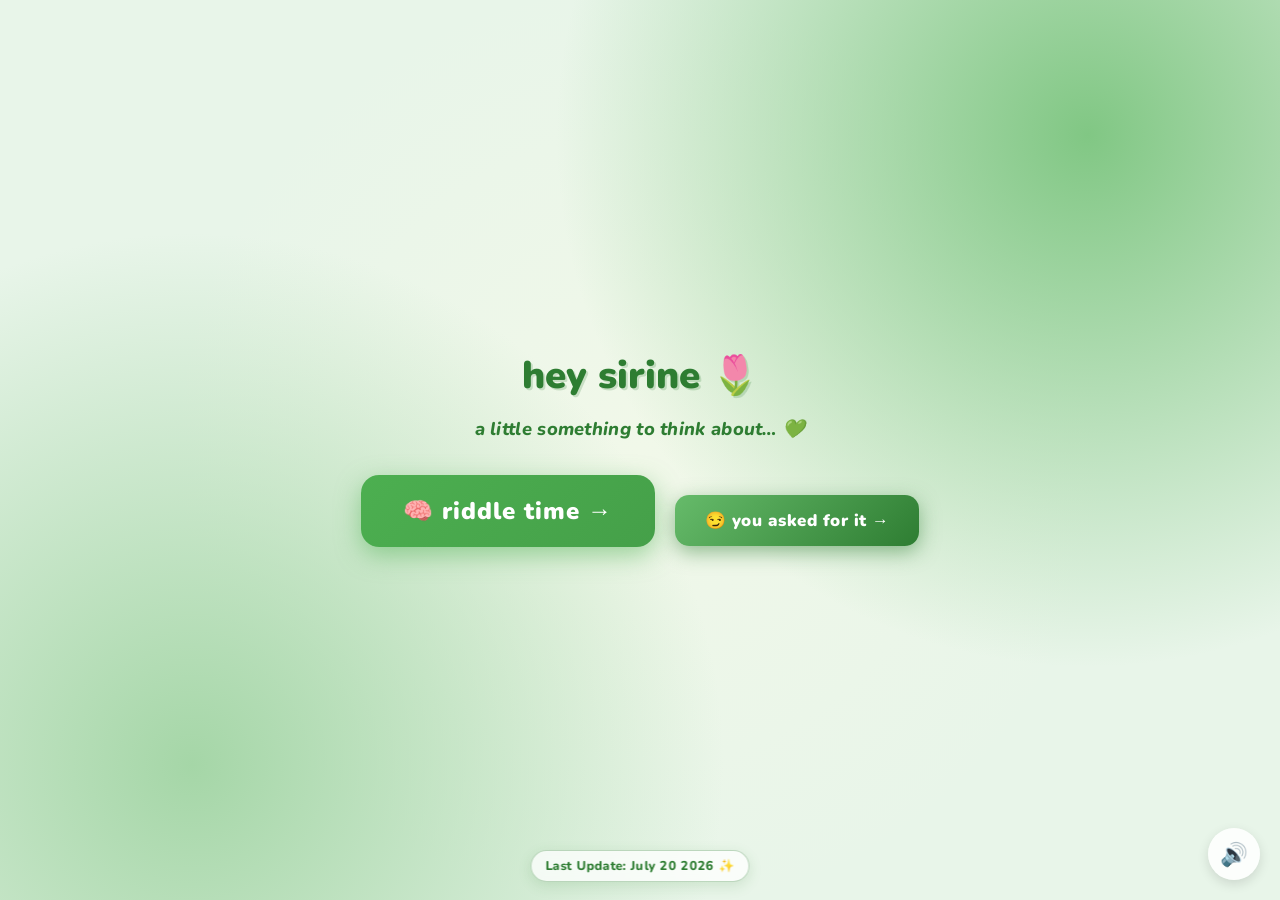
<file: index.html>
<!DOCTYPE html>
<html lang="en">
<head>
    <meta charset="UTF-8">
    <meta name="viewport" content="width=device-width, initial-scale=1.0">
    <title>Riddle time 🧠🌷</title>
    <link rel="preconnect" href="https://fonts.googleapis.com">
    <link href="https://fonts.googleapis.com/css2?family=Nunito:wght@400;700;800;900&display=swap" rel="stylesheet">
    <link rel="stylesheet" href="style.css?v=8">
</head>
<body>
    <div class="hearts-bg"></div>

    <div class="container">
        <h1>hey sirine 🌷</h1>
        <p class="delivered-sub">a little something to think about… 💚</p>

        <div class="buttons">
            <a href="riddle.html" id="open-bday-btn">🧠 riddle time →</a>
            <a href="comeback.html" class="games-link riddle-link">😏 you asked for it →</a>
        </div>

        <p class="last-update">Last Update: July 20 2026 ✨</p>
    </div>

    <audio id="bg-music" loop autoplay muted>
        <source src="music/beabadoobee - Glue Song (Lyrics).mp3" type="audio/mpeg">
    </audio>

    <button id="music-toggle" onclick="toggleMusic()" title="Toggle music">🔊</button>

    <script>
        let musicPlaying = true
        const music = document.getElementById('bg-music')
        music.muted = true
        music.volume = 0.3
        music.play().then(() => { music.muted = false }).catch(() => {
            document.addEventListener('click', () => {
                music.muted = false
                music.play().catch(() => {})
            }, { once: true })
        })
        function toggleMusic() {
            if (musicPlaying) {
                music.pause(); musicPlaying = false
                document.getElementById('music-toggle').textContent = '🔇'
            } else {
                music.muted = false; music.play(); musicPlaying = true
                document.getElementById('music-toggle').textContent = '🔊'
            }
        }
    </script>
</body>
</html>
</file>
<file: style.css>
* {
    margin: 0;
    padding: 0;
    box-sizing: border-box;
}

body {
    background-color: #E8F5E9;
    font-family: 'Nunito', sans-serif;
    min-height: 100vh;
    min-height: 100dvh;
    display: flex;
    justify-content: center;
    align-items: center;
    overflow-x: hidden;
    overflow-y: hidden;
    -webkit-tap-highlight-color: transparent;
    background-image:
        radial-gradient(circle at 15% 85%, #a5d6a7 0%, transparent 40%),
        radial-gradient(circle at 85% 15%, #81c784 0%, transparent 40%),
        radial-gradient(circle at 50% 50%, #f1f8e9 0%, transparent 60%);
}

/* Floating flowers/leaves background */
.hearts-bg {
    position: fixed;
    top: 0; left: 0; right: 0; bottom: 0;
    pointer-events: none;
    z-index: 0;
    overflow: hidden;
}

.hearts-bg::before,
.hearts-bg::after {
    content: '🌷 🌿 🌸 🍀 🌻';
    position: absolute;
    font-size: 1.5rem;
    opacity: 0.25;
    animation: floatHearts 12s linear infinite;
    white-space: nowrap;
    top: 100%;
    left: 10%;
}

.hearts-bg::after {
    animation-delay: 6s;
    left: 60%;
    content: '🌿 🌷 🍀 🌼 🌱';
}

@keyframes floatHearts {
    from { transform: translateY(0); opacity: 0.15; }
    to { transform: translateY(-110vh); opacity: 0; }
}

.container {
    position: relative;
    z-index: 1;
    text-align: center;
    padding: 40px 20px;
}

.last-update {
    position: fixed;
    bottom: 18px;
    left: 50%;
    transform: translateX(-50%);
    z-index: 5;
    font-size: 0.8rem;
    font-weight: 800;
    color: #2e7d32;
    background: rgba(255,255,255,0.75);
    border: 1.5px solid rgba(46,125,50,0.3);
    border-radius: 999px;
    padding: 6px 14px;
    letter-spacing: 0.3px;
    box-shadow: 0 4px 14px rgba(46,125,50,0.15);
    backdrop-filter: blur(6px);
    white-space: nowrap;
}

h1 {
    font-size: 2.4rem;
    color: #2e7d32;
    font-weight: 900;
    margin-bottom: 20px;
    text-shadow: 2px 2px 0px rgba(46, 125, 50, 0.2);
    animation: wiggle 2s ease-in-out infinite;
}

@keyframes wiggle {
    0%, 100% { transform: rotate(-1deg); }
    50% { transform: rotate(1deg); }
}

.gif-container {
    margin: 20px auto;
    display: flex;
    justify-content: center;
}

#cat-gif {
    width: 200px;
    height: 200px;
    object-fit: contain;
    filter: drop-shadow(0 8px 16px rgba(0,0,0,0.15));
    transition: opacity 0.3s ease;
}

.buttons {
    display: flex;
    gap: 20px;
    justify-content: center;
    align-items: center;
    margin-top: 30px;
    flex-wrap: wrap;
}

#yes-btn {
    background: linear-gradient(135deg, #4CAF50, #45a049);
    color: white;
    border: none;
    border-radius: 16px;
    font-size: 1.6rem;
    font-weight: 900;
    font-family: 'Nunito', sans-serif;
    padding: 18px 45px;
    cursor: pointer;
    transition: transform 0.15s, box-shadow 0.15s;
    box-shadow: 0 6px 20px rgba(76, 175, 80, 0.45);
    letter-spacing: 1px;
}

#yes-btn:hover {
    transform: scale(1.06) translateY(-2px);
    box-shadow: 0 10px 28px rgba(76, 175, 80, 0.55);
}

#yes-btn:active {
    transform: scale(0.98);
}

#no-btn {
    background: linear-gradient(135deg, #e74c3c, #c0392b);
    color: white;
    border: none;
    border-radius: 12px;
    font-size: 1rem;
    font-weight: 700;
    font-family: 'Nunito', sans-serif;
    padding: 12px 28px;
    cursor: pointer;
    transition: background 0.2s, left 0.25s ease, top 0.25s ease;
    box-shadow: 0 4px 14px rgba(231, 76, 60, 0.4);
}

#no-btn:hover {
    background: linear-gradient(135deg, #c0392b, #a93226);
}


.delivered-sub {
    font-size: 1.15rem;
    color: #2e7d32;
    font-weight: 800;
    font-style: italic;
    margin-top: -6px;
    margin-bottom: 4px;
    letter-spacing: 0.3px;
    animation: fadeIn 0.8s ease 0.2s both;
}

#open-bday-btn {
    display: inline-block;
    background: linear-gradient(135deg, #4CAF50, #45a049);
    color: white;
    text-decoration: none;
    border: none;
    border-radius: 18px;
    font-size: 1.5rem;
    font-weight: 900;
    font-family: 'Nunito', sans-serif;
    padding: 20px 42px;
    cursor: pointer;
    transition: transform 0.15s, box-shadow 0.15s;
    box-shadow: 0 8px 24px rgba(76, 175, 80, 0.5);
    letter-spacing: 1px;
    animation: fadeIn 0.9s ease 0.5s both, wiggle 2.4s ease-in-out 1.4s infinite;
}
#open-bday-btn:hover {
    transform: scale(1.06) translateY(-2px);
    box-shadow: 0 12px 32px rgba(76, 175, 80, 0.6);
}
#open-bday-btn:active { transform: scale(0.98); }

#tease-toast {
    margin-top: 14px;
    font-size: 1rem;
    color: #2e7d32;
    font-weight: 700;
    font-style: italic;
    opacity: 0;
    transform: translateY(6px);
    transition: opacity 0.3s ease, transform 0.3s ease;
    min-height: 1.5rem;
}

#tease-toast.show {
    opacity: 1;
    transform: translateY(0);
}

/* Music toggle button */
#music-toggle {
    position: fixed;
    bottom: 20px;
    right: 20px;
    background: rgba(255, 255, 255, 0.85);
    border: none;
    border-radius: 50%;
    width: 52px;
    height: 52px;
    font-size: 1.4rem;
    cursor: pointer;
    backdrop-filter: blur(10px);
    box-shadow: 0 4px 12px rgba(0, 0, 0, 0.12);
    transition: transform 0.2s;
    z-index: 100;
}

#music-toggle:hover {
    transform: scale(1.1);
}

/* Yes page specific */
.yes-container h1.yes-title {
    font-size: 2.8rem;
    animation: bounceTitle 0.6s ease infinite alternate;
}

@keyframes bounceTitle {
    from { transform: translateY(0) rotate(-1deg); }
    to { transform: translateY(-12px) rotate(1deg); }
}

.yes-message {
    font-size: 1.4rem;
    color: #2e7d32;
    font-weight: 700;
    margin-top: 24px;
    animation: fadeIn 1s ease 0.5s both;
}

@keyframes fadeIn {
    from { opacity: 0; transform: translateY(10px); }
    to { opacity: 1; transform: translateY(0); }
}

.yes-container #cat-gif {
    width: 260px;
    height: 260px;
}

.dinner-card {
    margin: 28px auto 0;
    padding: 22px 32px;
    background: rgba(255, 255, 255, 0.55);
    backdrop-filter: blur(10px);
    border: 1.5px solid rgba(46, 125, 50, 0.25);
    border-radius: 20px;
    display: inline-block;
    box-shadow: 0 8px 24px rgba(46, 125, 50, 0.15);
    animation: fadeIn 1s ease 1s both;
}

.dinner-line {
    font-size: 1.1rem;
    color: #2e7d32;
    font-weight: 700;
    letter-spacing: 0.5px;
}

.dinner-date {
    font-size: 2rem;
    color: #1b5e20;
    font-weight: 900;
    margin: 6px 0 4px;
    letter-spacing: 1px;
}

.dinner-sub {
    font-size: 0.95rem;
    color: #4caf50;
    font-weight: 700;
    font-style: italic;
}

.countdown-card {
    margin: 22px auto 0;
    padding: 20px 28px;
    background: rgba(255, 255, 255, 0.55);
    backdrop-filter: blur(10px);
    border: 1.5px solid rgba(46, 125, 50, 0.25);
    border-radius: 20px;
    display: inline-block;
    box-shadow: 0 8px 24px rgba(46, 125, 50, 0.15);
    animation: fadeIn 1s ease 1.3s both;
}

.countdown-line {
    font-size: 1rem;
    color: #2e7d32;
    font-weight: 800;
    letter-spacing: 0.3px;
    margin-bottom: 12px;
    transition: opacity 0.35s ease;
}

.countdown-grid {
    display: flex;
    justify-content: center;
    gap: 14px;
    margin: 6px 0 10px;
}

.cd-unit {
    display: flex;
    flex-direction: column;
    align-items: center;
    min-width: 54px;
    padding: 10px 8px;
    background: rgba(255, 255, 255, 0.6);
    border-radius: 12px;
    border: 1px solid rgba(46, 125, 50, 0.2);
}

.cd-num {
    font-size: 1.6rem;
    font-weight: 900;
    color: #1b5e20;
    line-height: 1;
    font-variant-numeric: tabular-nums;
}

.cd-label {
    font-size: 0.7rem;
    color: #4caf50;
    font-weight: 700;
    text-transform: uppercase;
    letter-spacing: 1px;
    margin-top: 4px;
}

.countdown-sub {
    font-size: 0.9rem;
    color: #4caf50;
    font-weight: 700;
    font-style: italic;
    transition: opacity 0.35s ease;
}

/* ===== Birthday morph (fires at 00:00:00) ===== */
.countdown-card.birthday-mode {
    background: linear-gradient(135deg, #fffde7, #f1f8e9 55%, #e8f5e9);
    border-color: rgba(255, 213, 79, 0.6);
    box-shadow: 0 14px 40px rgba(255, 213, 79, 0.35), 0 0 0 4px rgba(255, 213, 79, 0.18);
    animation: bdayPulse 2.4s ease-in-out infinite, bdayPop 0.6s cubic-bezier(0.34, 1.56, 0.64, 1);
    padding: 26px 32px;
}
.countdown-card.birthday-mode .countdown-grid { display: none; }
.countdown-card.birthday-mode .countdown-line {
    color: #1b5e20;
    font-size: 1.15rem;
    letter-spacing: 0.6px;
}
.countdown-card.birthday-mode .countdown-sub {
    color: #2e7d32;
    font-size: 1rem;
    margin-top: 10px;
}
.birthday-big {
    display: flex;
    flex-direction: column;
    align-items: center;
    gap: 4px;
    margin: 14px 0 8px;
    animation: fadeIn 0.7s ease 0.15s both;
}
.birthday-big .bd-line {
    font-size: 2rem;
    font-weight: 900;
    color: #1b5e20;
    letter-spacing: 2px;
    text-shadow: 0 2px 0 rgba(255, 213, 79, 0.5), 0 4px 14px rgba(46, 125, 50, 0.2);
    line-height: 1.05;
    animation: bdayWiggle 2.2s ease-in-out infinite;
}
.birthday-big .bd-sub {
    font-size: 1.15rem;
    font-weight: 800;
    color: #2e7d32;
    letter-spacing: 0.5px;
}
.birthday-big .bd-open {
    display: inline-block;
    margin-top: 12px;
    padding: 8px 16px;
    background: linear-gradient(135deg, #4caf50, #388e3c);
    color: #fff;
    font-size: 0.95rem;
    font-weight: 800;
    letter-spacing: 0.5px;
    border-radius: 999px;
    box-shadow: 0 6px 18px rgba(76, 175, 80, 0.45);
    animation: bdayOpenPulse 1.6s ease-in-out infinite;
}
@keyframes bdayOpenPulse {
    0%, 100% { transform: translateY(0) scale(1); }
    50%      { transform: translateY(-2px) scale(1.05); }
}
.countdown-card.birthday-clickable {
    cursor: pointer;
    transition: transform 0.18s ease, box-shadow 0.18s ease;
}
.countdown-card.birthday-clickable:hover {
    transform: translateY(-3px) scale(1.02);
}
.countdown-card.birthday-clickable:active {
    transform: scale(0.98);
}
@keyframes bdayPulse {
    0%, 100% { box-shadow: 0 14px 40px rgba(255, 213, 79, 0.35), 0 0 0 4px rgba(255, 213, 79, 0.18); }
    50%      { box-shadow: 0 18px 52px rgba(255, 213, 79, 0.55), 0 0 0 8px rgba(255, 213, 79, 0.28); }
}
@keyframes bdayWiggle {
    0%, 100% { transform: rotate(-1deg) scale(1); }
    50%      { transform: rotate(1deg) scale(1.03); }
}
@keyframes bdayPop {
    from { transform: scale(0.85); opacity: 0.6; }
    to   { transform: scale(1); opacity: 1; }
}
body.birthday-glow::after {
    content: '';
    position: fixed;
    inset: 0;
    pointer-events: none;
    background: radial-gradient(ellipse at 50% 30%, rgba(255, 213, 79, 0.18), transparent 55%);
    z-index: 0;
    animation: fadeIn 1s ease both;
}
@media (max-width: 640px) {
    .birthday-big .bd-line { font-size: 1.55rem; letter-spacing: 1.5px; }
    .birthday-big .bd-sub  { font-size: 1rem; }
}

.games-link {
    display: inline-block;
    margin-top: 22px;
    padding: 12px 26px;
    background: linear-gradient(135deg, #4CAF50, #45a049);
    color: white;
    border-radius: 14px;
    font-weight: 900;
    font-family: 'Nunito', sans-serif;
    text-decoration: none;
    box-shadow: 0 6px 20px rgba(76, 175, 80, 0.45);
    letter-spacing: 0.5px;
    animation: fadeIn 1s ease 1.6s both;
    transition: transform 0.15s;
}
.games-link:hover { transform: scale(1.05) translateY(-2px); }
.riddle-link {
    display: block;
    width: fit-content;
    margin: 24px auto 6px;
    background: linear-gradient(135deg, #66bb6a, #2e7d32);
    box-shadow: 0 6px 20px rgba(46,125,50,0.5);
    font-size: 1.05rem;
    padding: 14px 30px;
}
.yes-container .games-link.riddle-link + .games-link {
    display: block;
    width: fit-content;
    margin: 8px auto 0;
}

.secret-code {
    position: fixed;
    bottom: 18px;
    left: 22px;
    font-size: 0.95rem;
    color: rgba(27, 94, 32, 0.85);
    font-family: 'Courier New', monospace;
    letter-spacing: 2px;
    font-weight: 700;
    user-select: none;
    z-index: 100;
    padding: 8px 14px;
    background: rgba(255, 255, 255, 0.5);
    border: 1px dashed rgba(46, 125, 50, 0.5);
    border-radius: 8px;
    animation: fadeIn 1.5s ease 2s both, codePulse 3s ease-in-out 3.5s infinite;
}

@keyframes codePulse {
    0%, 100% { box-shadow: 0 0 0 0 rgba(46, 125, 50, 0); }
    50% { box-shadow: 0 0 0 6px rgba(46, 125, 50, 0.12); }
}

/* ===== Mobile ===== */
@media (max-width: 640px) {
    body {
        overflow-y: auto;
        align-items: flex-start;
        padding: 16px 0 90px;
    }

    .container {
        padding: 20px 14px;
        width: 100%;
    }

    h1 {
        font-size: 1.9rem;
        margin-bottom: 16px;
    }

    #cat-gif {
        width: 170px;
        height: 170px;
    }

    .yes-container #cat-gif {
        width: 210px;
        height: 210px;
    }

    .yes-container h1.yes-title {
        font-size: 2.1rem;
    }

    .yes-message {
        font-size: 1.15rem;
        margin-top: 18px;
    }

    .buttons {
        gap: 14px;
        margin-top: 22px;
    }

    #yes-btn {
        font-size: 1.4rem;
        padding: 16px 36px;
    }

    #no-btn {
        font-size: 0.95rem;
        padding: 11px 24px;
    }

    .dinner-card,
    .countdown-card {
        max-width: calc(100% - 16px);
        padding: 18px 18px;
        margin-top: 20px;
    }

    .dinner-line { font-size: 1rem; }
    .dinner-date { font-size: 1.65rem; letter-spacing: 0.5px; }
    .dinner-sub  { font-size: 0.9rem; }

    .countdown-line { font-size: 0.95rem; margin-bottom: 10px; }

    .countdown-grid {
        gap: 8px;
    }

    .cd-unit {
        min-width: 0;
        flex: 1 1 0;
        padding: 8px 4px;
    }

    .cd-num { font-size: 1.35rem; }
    .cd-label {
        font-size: 0.62rem;
        letter-spacing: 0.5px;
        margin-top: 3px;
    }

    .countdown-sub { font-size: 0.85rem; }

    .games-link {
        margin-top: 18px;
        padding: 12px 22px;
    }

    .secret-code {
        font-size: 0.78rem;
        padding: 6px 10px;
        bottom: 12px;
        left: 12px;
        letter-spacing: 1.5px;
    }

    #music-toggle {
        width: 46px;
        height: 46px;
        font-size: 1.2rem;
        bottom: 14px;
        right: 14px;
    }
}

@media (max-width: 360px) {
    .countdown-grid { gap: 6px; }
    .cd-num { font-size: 1.2rem; }
    .yes-container h1.yes-title { font-size: 1.85rem; }
}

@media (hover: none) {
    #yes-btn:hover,
    #no-btn:hover,
    .games-link:hover,
    #music-toggle:hover { transform: none; }
}
</file>
